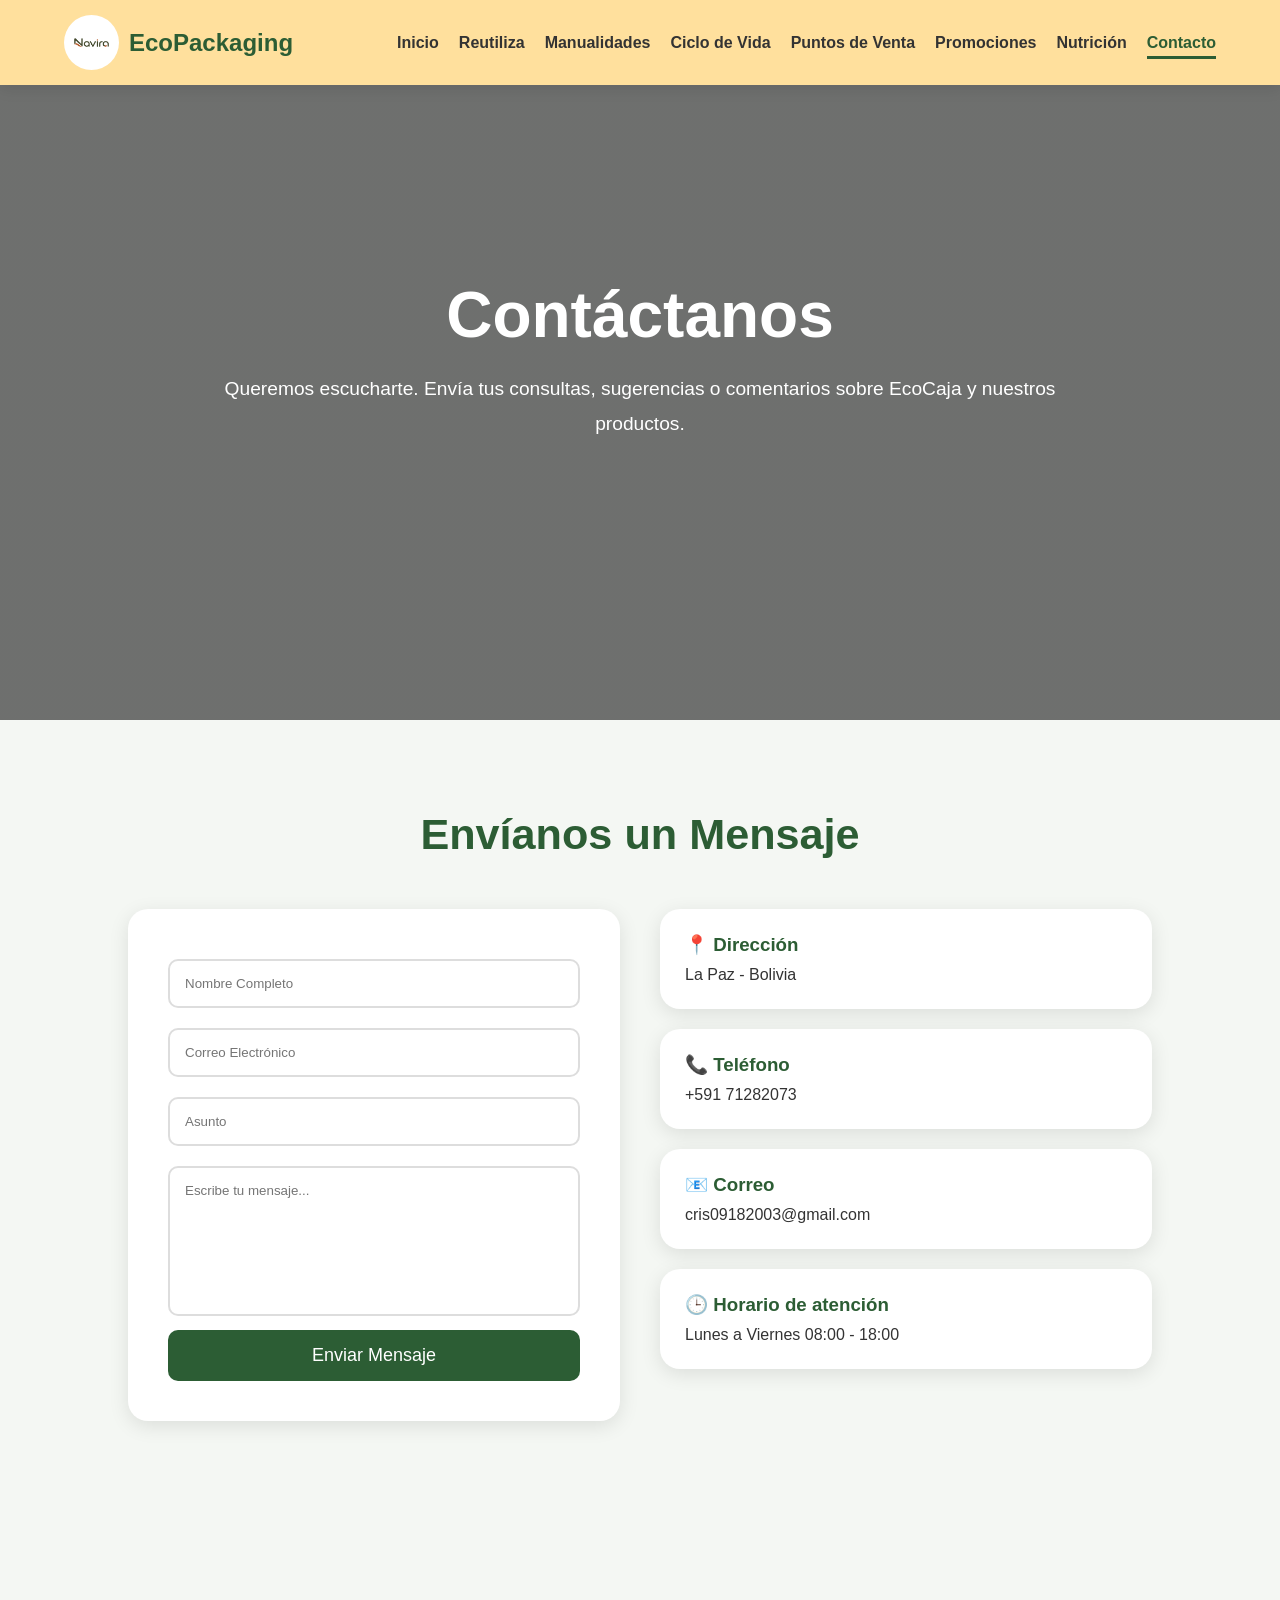
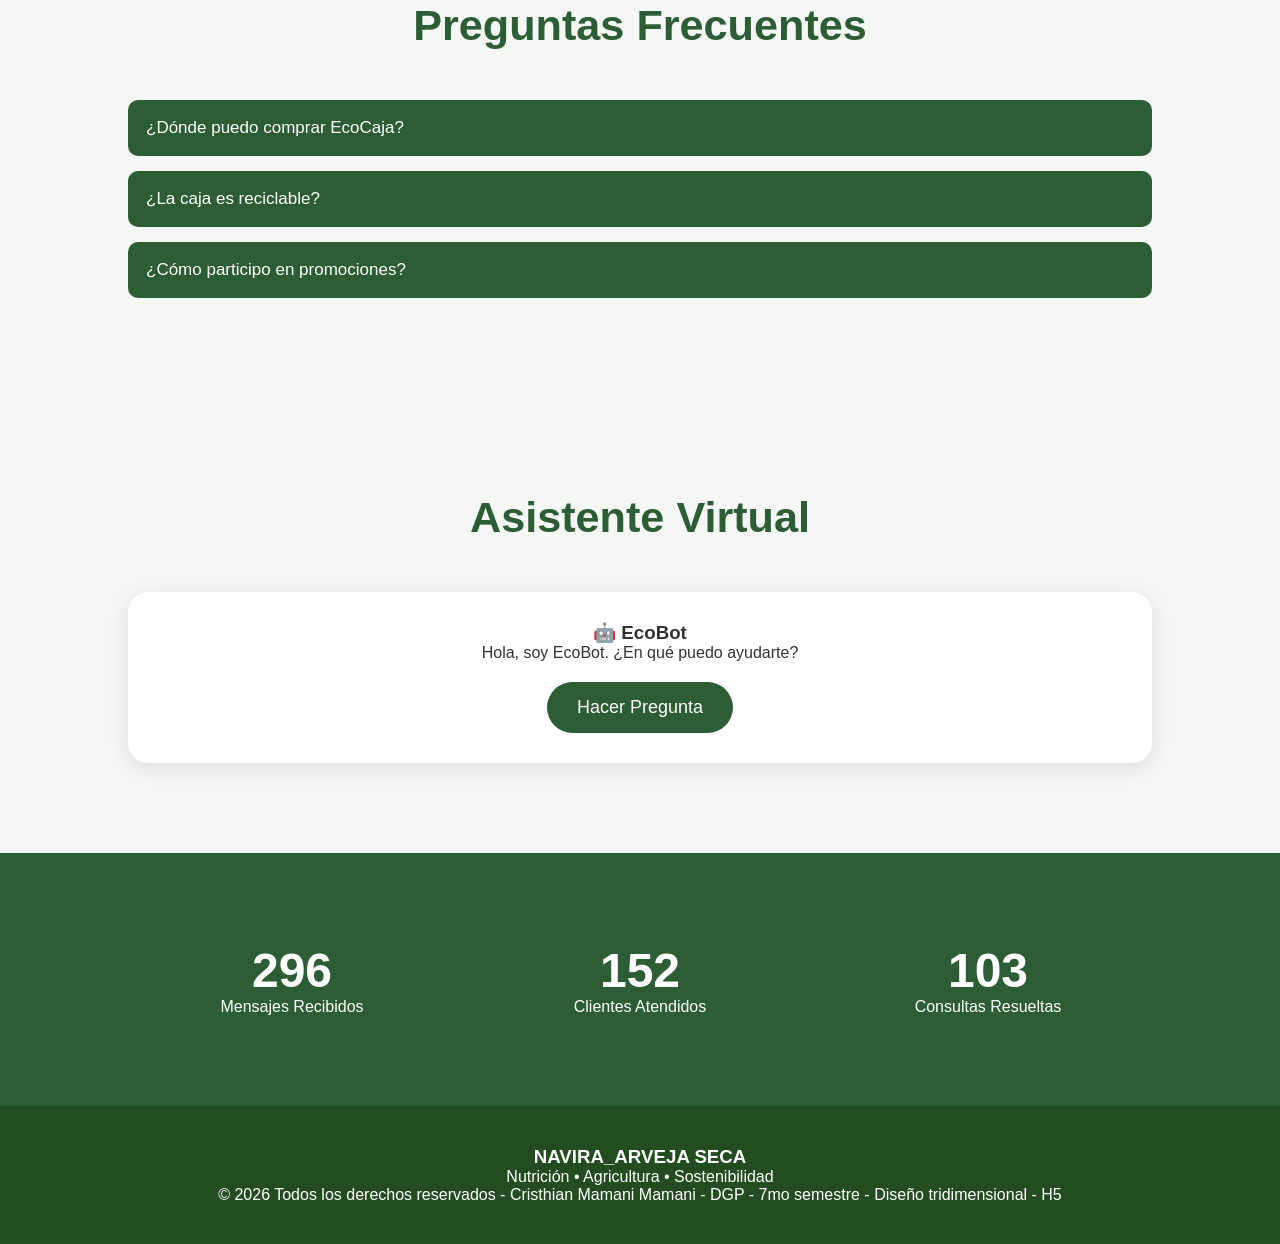
<file: contacto.html>
<!DOCTYPE html>
<html lang="es">
<head>
<meta charset="UTF-8">
<meta name="viewport" content="width=device-width, initial-scale=1.0">
<title>Contacto | EcoCaja</title>

<style>

*{
margin:0;
padding:0;
box-sizing:border-box;
font-family:'Segoe UI',sans-serif;
scroll-behavior:smooth;
}

body{
background:#f4f7f3;
color:#333;
overflow-x:hidden;
}

/* HEADER */

header{
position:fixed;
top:0;
left:0;
width:100%;
background:#ffe09d;
display:flex;
justify-content:space-between;
align-items:center;
padding:15px 5%;
box-shadow:0 3px 15px rgba(0,0,0,.1);
z-index:9999;
}

.logo{
display:flex;
align-items:center;
gap:10px;
}

.logo img{
width:55px;
height:55px;
border-radius:50%;
object-fit:cover;
}

.logo h2{
color:#2c5d34;
}

nav ul{
display:flex;
list-style:none;
gap:20px;
}

nav ul li a{
text-decoration:none;
font-weight:600;
color:#333;
transition:.3s;
}

nav ul li a:hover{
color:#2c5d34;
}

.activo{
color:#2c5d34 !important;
border-bottom:3px solid #2c5d34;
padding-bottom:5px;
}

.menu-btn{
display:none;
font-size:30px;
cursor:pointer;
}

/* HERO */

.hero{
height:80vh;
background:
linear-gradient(rgba(0,0,0,.55),rgba(0,0,0,.55)),
url("https://images.unsplash.com/photo-1516321318423-f06f85e504b3");
background-size:cover;
background-position:center;
display:flex;
justify-content:center;
align-items:center;
text-align:center;
color:white;
padding:20px;
}

.hero h1{
font-size:4rem;
margin-bottom:20px;
}

.hero p{
font-size:1.2rem;
max-width:900px;
line-height:1.8;
}

/* SECCIONES */

section{
padding:90px 10%;
}

.titulo{
text-align:center;
font-size:2.7rem;
color:#2c5d34;
margin-bottom:50px;
}

/* CONTACTO */

.contacto{
display:grid;
grid-template-columns:1fr 1fr;
gap:40px;
}

.formulario{
background:white;
padding:40px;
border-radius:20px;
box-shadow:0 5px 20px rgba(0,0,0,.1);
}

.formulario input,
.formulario textarea{

width:100%;
padding:15px;
margin:10px 0;
border:2px solid #ddd;
border-radius:10px;
outline:none;
}

.formulario textarea{
height:150px;
resize:none;
}

.formulario button{

width:100%;
padding:15px;
border:none;
background:#2c5d34;
color:white;
font-size:18px;
border-radius:10px;
cursor:pointer;
transition:.3s;
}

.formulario button:hover{
background:#1e4525;
}

/* INFO */

.info{
display:flex;
flex-direction:column;
gap:20px;
}

.card{
background:white;
padding:25px;
border-radius:20px;
box-shadow:0 5px 20px rgba(0,0,0,.1);
transition:.3s;
}

.card:hover{
transform:translateY(-8px);
}

.card h3{
color:#2c5d34;
margin-bottom:10px;
}

/* FAQ */

.faq-item{
margin-bottom:15px;
}

.faq-btn{

width:100%;
padding:18px;
background:#2c5d34;
color:white;
border:none;
text-align:left;
cursor:pointer;
font-size:17px;
border-radius:10px;
}

.faq-content{

max-height:0;
overflow:hidden;
background:white;
transition:.4s;
padding:0 15px;
border-radius:0 0 10px 10px;
}

.faq-content p{
padding:15px 0;
}

/* CHAT */

.chat-box{

background:white;
padding:30px;
border-radius:20px;
box-shadow:0 5px 20px rgba(0,0,0,.1);
text-align:center;
}

.chat-btn{

padding:15px 30px;
border:none;
background:#2c5d34;
color:white;
font-size:18px;
border-radius:30px;
cursor:pointer;
margin-top:20px;
}

/* CONTADOR */

.estadisticas{

background:#2c5d34;
color:white;
display:grid;
grid-template-columns:repeat(auto-fit,minmax(250px,1fr));
gap:20px;
text-align:center;
}

.estadisticas h2{
font-size:3rem;
}

/* FOOTER */

footer{
background:#234d20;
color:white;
text-align:center;
padding:40px;
}

/* RESPONSIVE */

@media(max-width:900px){

.menu-btn{
display:block;
}

nav ul{
display:none;
position:absolute;
top:85px;
left:0;
width:100%;
background:rgb(255, 255, 255);
flex-direction:column;
padding:20px;
text-align: center;
}

nav ul.show{
display:flex;
}

.hero h1{
font-size:2.5rem;
}

.contacto{
grid-template-columns:1fr;
}

}

</style>
</head>

<body>

<header>

<div class="logo">
<img src="logo.png" alt="Logo">
<h2>EcoPackaging</h2>
</div>

<nav>

<div class="menu-btn" onclick="toggleMenu()">☰</div>

<ul id="menu">

<li><a href="index.html">Inicio</a></li>
<li><a href="reutiliza.html">Reutiliza</a></li>
<li><a href="segundouuso.html">Manualidades</a></li>
<li><a href="ciclodevida.html">Ciclo de Vida</a></li>
<li><a href="puntosdeventa.html">Puntos de Venta</a></li>
<li><a href="promociones.html">Promociones</a></li>
<li><a href="nutrición.html">Nutrición</a></li>
<li><a class="activo" href="contacto.html">Contacto</a></li>

</ul>

</nav>

</header>

<section class="hero">

<div>

<h1>Contáctanos</h1>

<p>
Queremos escucharte. Envía tus consultas, sugerencias o comentarios sobre EcoCaja y nuestros productos.
</p>

</div>

</section>

<section>

<h2 class="titulo">Envíanos un Mensaje</h2>

<div class="contacto">

<div class="formulario">

<input type="text" placeholder="Nombre Completo">

<input type="email" placeholder="Correo Electrónico">

<input type="text" placeholder="Asunto">

<textarea placeholder="Escribe tu mensaje..."></textarea>

<button onclick="enviarMensaje()">
Enviar Mensaje
</button>

</div>

<div class="info">

<div class="card">
<h3>📍 Dirección</h3>
<p>La Paz - Bolivia</p>
</div>

<div class="card">
<h3>📞 Teléfono</h3>
<p>+591 71282073</p>
</div>

<div class="card">
<h3>📧 Correo</h3>
<p> cris09182003@gmail.com </p>
</div>

<div class="card">
<h3>🕒 Horario de atención</h3>
<p>Lunes a Viernes 08:00 - 18:00</p>
</div>

</div>

</div>

</section>

<section>

<h2 class="titulo">Preguntas Frecuentes</h2>

<div class="faq-item">

<button class="faq-btn">
¿Dónde puedo comprar EcoCaja?
</button>

<div class="faq-content">
<p>
Puedes encontrar nuestros productos en los puntos de venta autorizados.
</p>
</div>

</div>

<div class="faq-item">

<button class="faq-btn">
¿La caja es reciclable?
</button>

<div class="faq-content">
<p>
Sí, está diseñada para reutilizarse y posteriormente reciclarse.
</p>
</div>

</div>

<div class="faq-item">

<button class="faq-btn">
¿Cómo participo en promociones?
</button>

<div class="faq-content">
<p>
Ingresa a la sección promociones y registra tu código.
</p>
</div>

</div>

</section>

<section>

<h2 class="titulo">Asistente Virtual</h2>

<div class="chat-box">

<h3>🤖 EcoBot</h3>

<p id="respuesta">
Hola, soy EcoBot. ¿En qué puedo ayudarte?
</p>

<button class="chat-btn" onclick="responder()">
Hacer Pregunta
</button>

</div>

</section>

<section class="estadisticas">

<div>
<h2 id="n1">0</h2>
<p>Mensajes Recibidos</p>
</div>

<div>
<h2 id="n2">0</h2>
<p>Clientes Atendidos</p>
</div>

<div>
<h2 id="n3">0</h2>
<p>Consultas Resueltas</p>
</div>

</section>

<footer>

<h3>NAVIRA_ARVEJA SECA</h3>

<p>
Nutrición • Agricultura • Sostenibilidad
</p>

<p>
© 2026 Todos los derechos reservados - Cristhian Mamani Mamani - DGP - 7mo semestre - Diseño tridimensional - H5
</p>

</footer>

<script>

/* MENU */

function toggleMenu(){

document.getElementById("menu")
.classList.toggle("show");

}

/* FORMULARIO */

function enviarMensaje(){

alert("✅ Mensaje enviado correctamente. Gracias por contactarnos.");

}

/* FAQ */

const faq =
document.querySelectorAll(".faq-btn");

faq.forEach(btn=>{

btn.addEventListener("click",()=>{

const contenido =
btn.nextElementSibling;

if(contenido.style.maxHeight){

contenido.style.maxHeight=null;

}else{

contenido.style.maxHeight=
contenido.scrollHeight+"px";

}

});

});

/* CHAT */

const respuestas=[

"🌱 Gracias por tu interés en EcoCaja.",
"♻ Puedes revisar la sección de reciclaje.",
"📍 Consulta nuestros puntos de venta.",
"🎁 Revisa nuestras promociones actuales.",
"💚 Gracias por apoyar el cuidado del medio ambiente."

];

function responder(){

let aleatorio=
Math.floor(Math.random()*respuestas.length);

document.getElementById("respuesta")
.innerText=
respuestas[aleatorio];

}

/* CONTADORES */

function contador(id,fin,vel){

let n=0;

let x=setInterval(()=>{

n++;

document.getElementById(id)
.innerText=n;

if(n>=fin){
clearInterval(x);
}

},vel);

}

contador("n1",500,5);
contador("n2",300,10);
contador("n3",250,15);

</script>

</body>
</html>
</file>
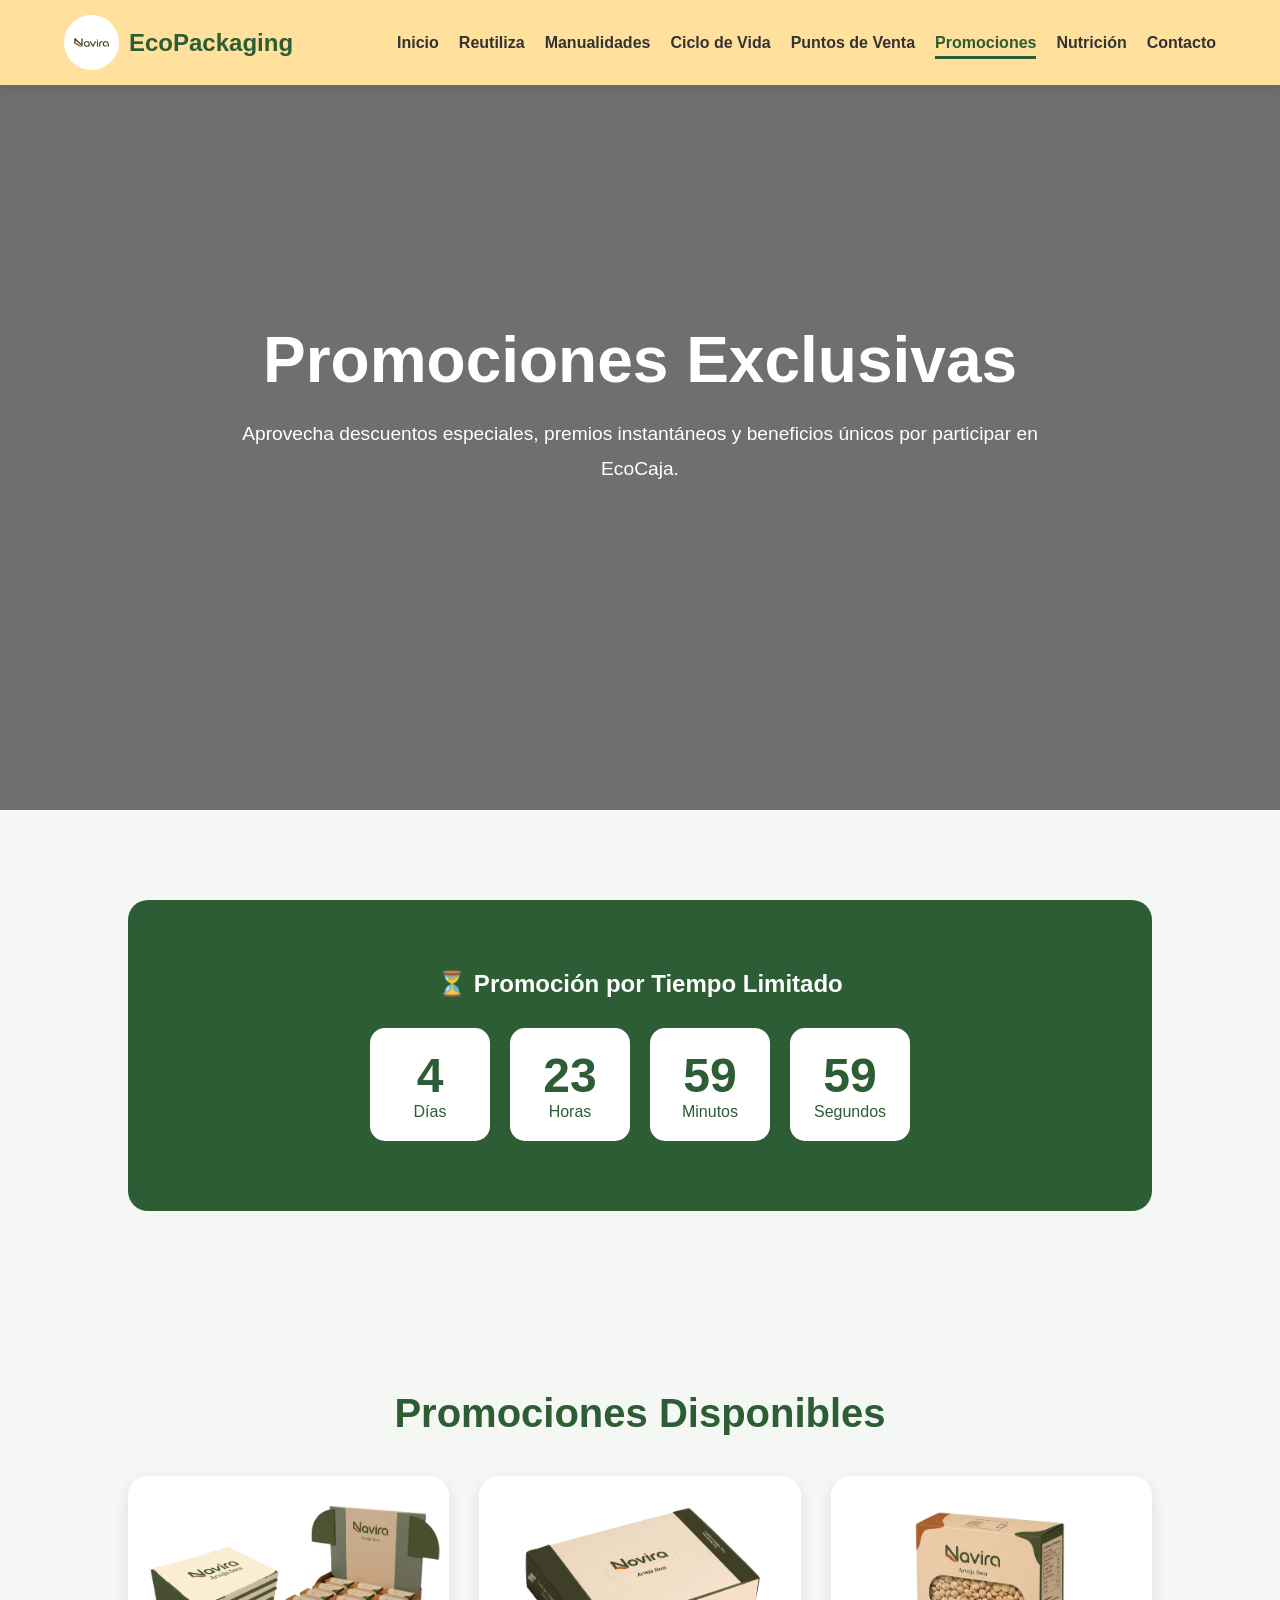
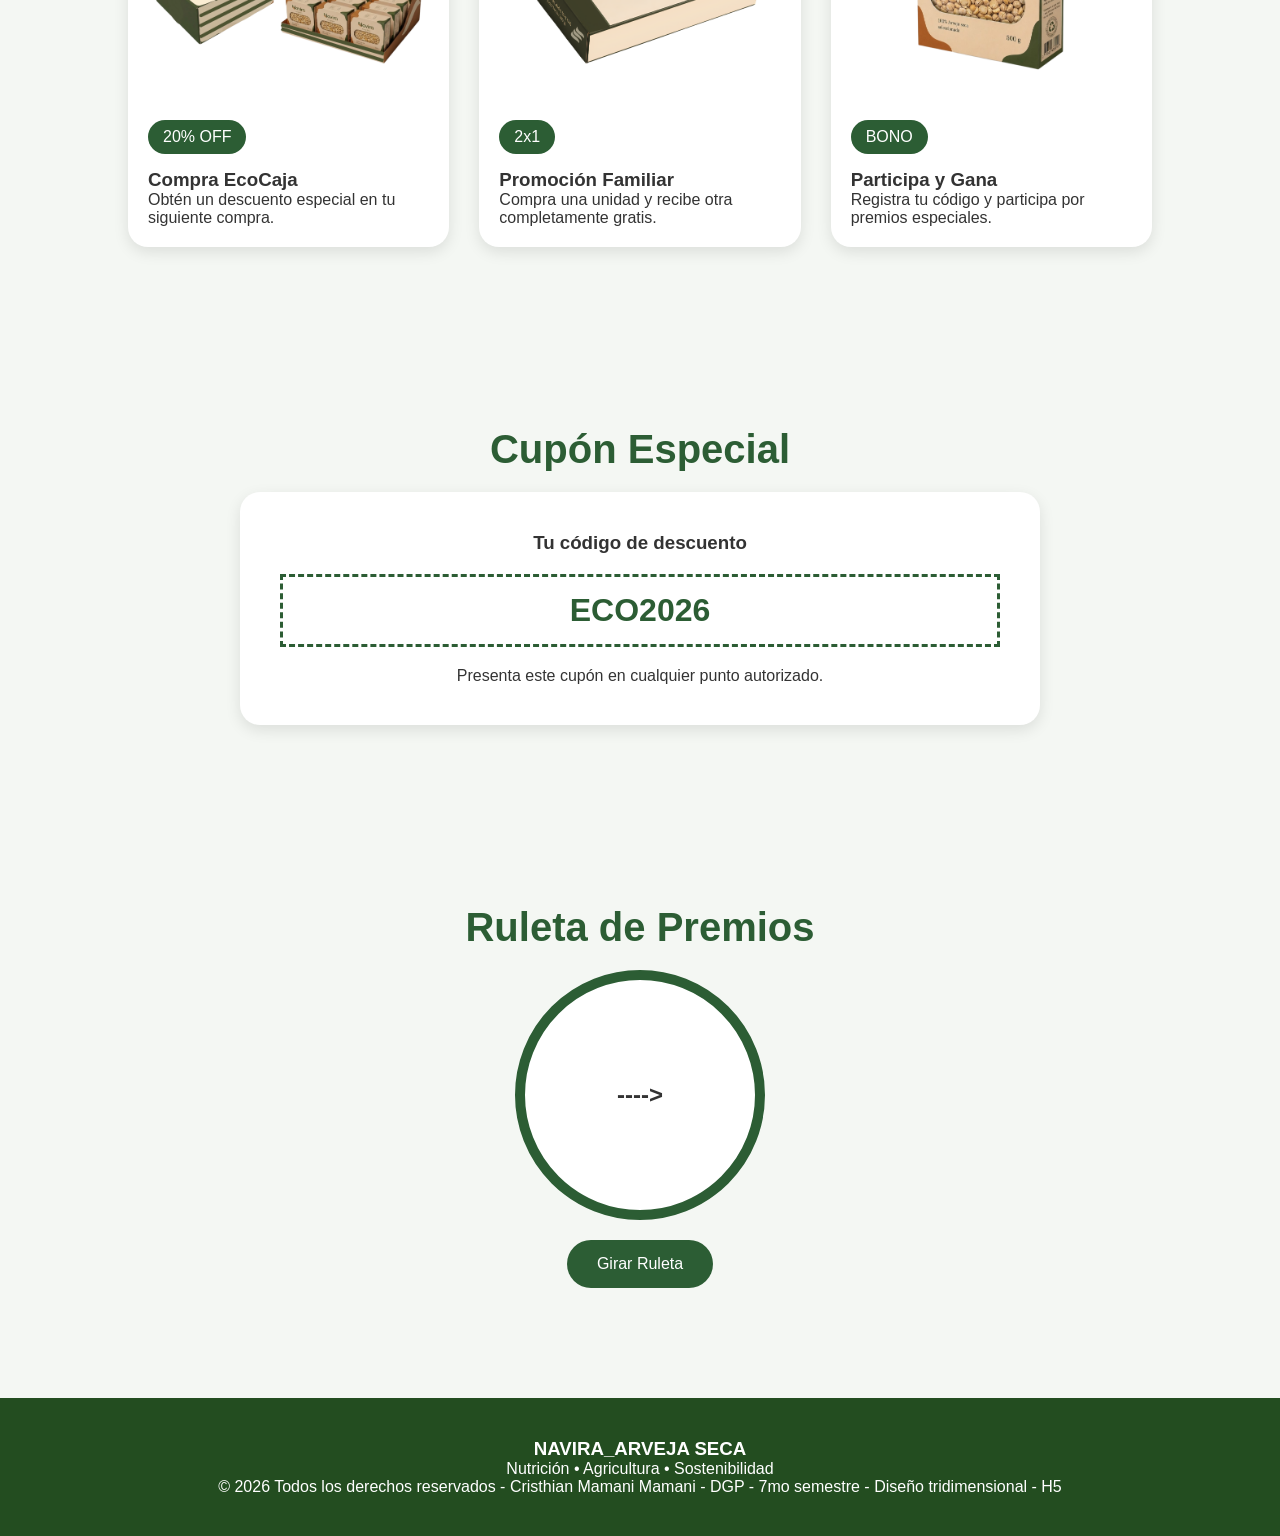
<file: promociones.html>
<!DOCTYPE html>
<html lang="es">
<head>
<meta charset="UTF-8">
<meta name="viewport" content="width=device-width, initial-scale=1.0">

<title>Promociones | EcoCaja</title>

<style>

*{
margin:0;
padding:0;
box-sizing:border-box;
font-family:'Segoe UI',sans-serif;
scroll-behavior:smooth;
}

body{
background:#f4f7f3;
color:#333;
overflow-x:hidden;
}

/* HEADER */

header{
position:fixed;
top:0;
left:0;
width:100%;
background:#ffe09d;
display:flex;
justify-content:space-between;
align-items:center;
padding:15px 5%;
box-shadow:0 3px 15px rgba(0,0,0,.1);
z-index:9999;
}

.logo{
display:flex;
align-items:center;
gap:10px;
}

.logo img{
width:55px;
height:55px;
border-radius:50%;
object-fit:cover;
}

.logo h2{
color:#2c5d34;
}

nav ul{
display:flex;
list-style:none;
gap:20px;
}

nav ul li a{
text-decoration:none;
font-weight:600;
color:#333;
transition:.3s;
}

nav ul li a:hover{
color:#2c5d34;
}

.activo{
color:#2c5d34 !important;
border-bottom:3px solid #2c5d34;
padding-bottom:5px;
}

.menu-btn{
display:none;
font-size:30px;
cursor:pointer;
}

/* HERO */

.hero{
height:90vh;
background:
linear-gradient(rgba(0,0,0,.55),rgba(0,0,0,.55)),
url("https://thumbs.dreamstime.com/b/muchas-cajas-de-cart%C3%B3n-y-un-soporte-letreros-con-la-palabra-venta-bienes-productos-precios-promociones-atractivos-grande-156157015.jpg");
background-size:cover;
background-position:center;
display:flex;
justify-content:center;
align-items:center;
text-align:center;
color:white;
padding:20px;
}

.hero h1{
font-size:4rem;
margin-bottom:20px;
animation:entrada 1s;
}

.hero p{
font-size:1.2rem;
max-width:800px;
line-height:1.8;
}

@keyframes entrada{
from{
opacity:0;
transform:translateY(-40px);
}
to{
opacity:1;
transform:translateY(0);
}
}

/* SECCIONES */

section{
padding:90px 10%;
}

.titulo{
text-align:center;
font-size:2.5rem;
margin-bottom:20px;
color:#2c5d34;
}

/* CONTADOR */

.contador{
background:#2c5d34;
color:white;
text-align:center;
padding:70px 20px;
border-radius:20px;
}

#countdown{
display:flex;
justify-content:center;
gap:20px;
flex-wrap:wrap;
margin-top:30px;
}

.tiempo{
background:white;
color:#2c5d34;
padding:20px;
border-radius:15px;
min-width:120px;
}

.tiempo h2{
font-size:3rem;
}

/* PROMOS */

.promos{
display:grid;
grid-template-columns:repeat(auto-fit,minmax(280px,1fr));
gap:30px;
margin-top:40px;
}

.promo{
background:white;
border-radius:20px;
overflow:hidden;
box-shadow:0 5px 15px rgba(0,0,0,.1);
transition:.4s;
}

.promo:hover{
transform:translateY(-10px);
}

.promo img{
width:100%;
height:220px;
object-fit:cover;
}

.info{
padding:20px;
}

.descuento{
background:#2c5d34;
color:white;
display:inline-block;
padding:8px 15px;
border-radius:30px;
margin-bottom:15px;
}

/* CUPON */

.cupon{
background:white;
padding:40px;
border-radius:20px;
box-shadow:0 5px 15px rgba(0,0,0,.1);
text-align:center;
max-width:800px;
margin:auto;
}

.codigo{
font-size:2rem;
font-weight:bold;
color:#2c5d34;
padding:15px;
border:3px dashed #2c5d34;
margin:20px 0;
}

/* RULETA */

.ruleta-box{
text-align:center;
}

.ruleta{
width:250px;
height:250px;
border-radius:50%;
border:10px solid #2c5d34;
margin:auto;
display:flex;
justify-content:center;
align-items:center;
font-size:24px;
font-weight:bold;
background:white;
transition:4s;
}

button{
padding:15px 30px;
margin-top:20px;
border:none;
background:#2c5d34;
color:white;
border-radius:30px;
cursor:pointer;
font-size:16px;
}

/* FOOTER */

footer{
background:#234d20;
color:white;
text-align:center;
padding:40px;
}

/* RESPONSIVE */

@media(max-width:900px){

.menu-btn{
display:block;
}

nav ul{
display:none;
position:absolute;
top:85px;
left:0;
width:100%;
background:white;
flex-direction:column;
padding:20px;
text-align: center;
}

nav ul.show{
display:flex;
}

.hero h1{
font-size:2.5rem;
}

}

</style>
</head>

<body>

<header>

<div class="logo">
<img src="logo.png" alt="Logo">
<h2>EcoPackaging</h2>
</div>

<nav>

<div class="menu-btn" onclick="toggleMenu()">☰</div>

<ul id="menu">

<li><a href="index.html">Inicio</a></li>
<li><a href="reutiliza.html">Reutiliza</a></li>
<li><a href="segundouuso.html">Manualidades</a></li>
<li><a href="ciclodevida.html">Ciclo de Vida</a></li>
<li><a href="puntosdeventa.html">Puntos de Venta</a></li>
<li><a class="activo" href="promociones.html">Promociones</a></li>
<li><a href="nutrición.html">Nutrición</a></li>
<li><a href="contacto.html">Contacto</a></li>

</ul>

</nav>

</header>

<section class="hero">

<div>

<h1>Promociones Exclusivas</h1>

<p>
Aprovecha descuentos especiales, premios instantáneos y beneficios únicos por participar en EcoCaja.
</p>

</div>

</section>

<section>

<div class="contador">

<h2>⏳ Promoción por Tiempo Limitado</h2>

<div id="countdown">

<div class="tiempo">
<h2 id="dias">00</h2>
<p>Días</p>
</div>

<div class="tiempo">
<h2 id="horas">00</h2>
<p>Horas</p>
</div>

<div class="tiempo">
<h2 id="minutos">00</h2>
<p>Minutos</p>
</div>

<div class="tiempo">
<h2 id="segundos">00</h2>
<p>Segundos</p>
</div>

</div>

</div>

</section>

<section>

<h2 class="titulo">Promociones Disponibles</h2>

<div class="promos">

<div class="promo">

<img src="5.png">

<div class="info">

<div class="descuento">
20% OFF
</div>

<h3>Compra EcoCaja</h3>

<p>
Obtén un descuento especial en tu siguiente compra.
</p>

</div>

</div>

<div class="promo">

<img src="7.png">

<div class="info">

<div class="descuento">
2x1
</div>

<h3> Promoción Familiar </h3>

<p>
Compra una unidad y recibe otra completamente gratis.
</p>

</div>

</div>

<div class="promo">

<img src="6.png">

<div class="info">

<div class="descuento">
BONO
</div>

<h3>Participa y Gana</h3>

<p>
Registra tu código y participa por premios especiales.
</p>

</div>

</div>

</div>

</section>

<section>

<h2 class="titulo">Cupón Especial</h2>

<div class="cupon">

<h3>Tu código de descuento</h3>

<div class="codigo">
ECO2026
</div>

<p>
Presenta este cupón en cualquier punto autorizado.
</p>

</div>

</section>

<section>

<h2 class="titulo">Ruleta de Premios</h2>

<div class="ruleta-box">

<div class="ruleta" id="ruleta">
---->
</div>

<button onclick="girarRuleta()">
Girar Ruleta
</button>

<h3 id="premio" style="margin-top:20px;"></h3>

</div>

</section>

<footer>

<h3>NAVIRA_ARVEJA SECA</h3>

<p>
Nutrición • Agricultura • Sostenibilidad
</p>

<p>
© 2026 Todos los derechos reservados - Cristhian Mamani Mamani - DGP - 7mo semestre - Diseño tridimensional - H5
</p>

</footer>

<script>

/* MENU */

function toggleMenu(){

document.getElementById("menu")
.classList.toggle("show");

}

/* CUENTA REGRESIVA */

const fechaFinal =
new Date().getTime() + (5*24*60*60*1000);

setInterval(()=>{

let ahora = new Date().getTime();

let distancia = fechaFinal - ahora;

let dias =
Math.floor(distancia/(1000*60*60*24));

let horas =
Math.floor((distancia%(1000*60*60*24))/(1000*60*60));

let minutos =
Math.floor((distancia%(1000*60*60))/(1000*60));

let segundos =
Math.floor((distancia%(1000*60))/1000);

document.getElementById("dias").innerText=dias;
document.getElementById("horas").innerText=horas;
document.getElementById("minutos").innerText=minutos;
document.getElementById("segundos").innerText=segundos;

},1000);

/* RULETA */

const premios=[

"🎉 10% de descuento",
"🎁 Producto Gratis",
"🎊 Cupón Especial",
"🏆 Participación Extra",
"⭐ 20% de descuento",
"🎈 Premio Sorpresa"

];

function girarRuleta(){

let ruleta =
document.getElementById("ruleta");

let premio =
premios[Math.floor(Math.random()*premios.length)];

let giro =
3600 + Math.floor(Math.random()*720);

ruleta.style.transform =
"rotate("+giro+"deg)";

setTimeout(()=>{

document.getElementById("premio")
.innerHTML =
"Ganaste: <br><br>"+premio;

},4000);

}

</script>

</body>
</html>
</file>
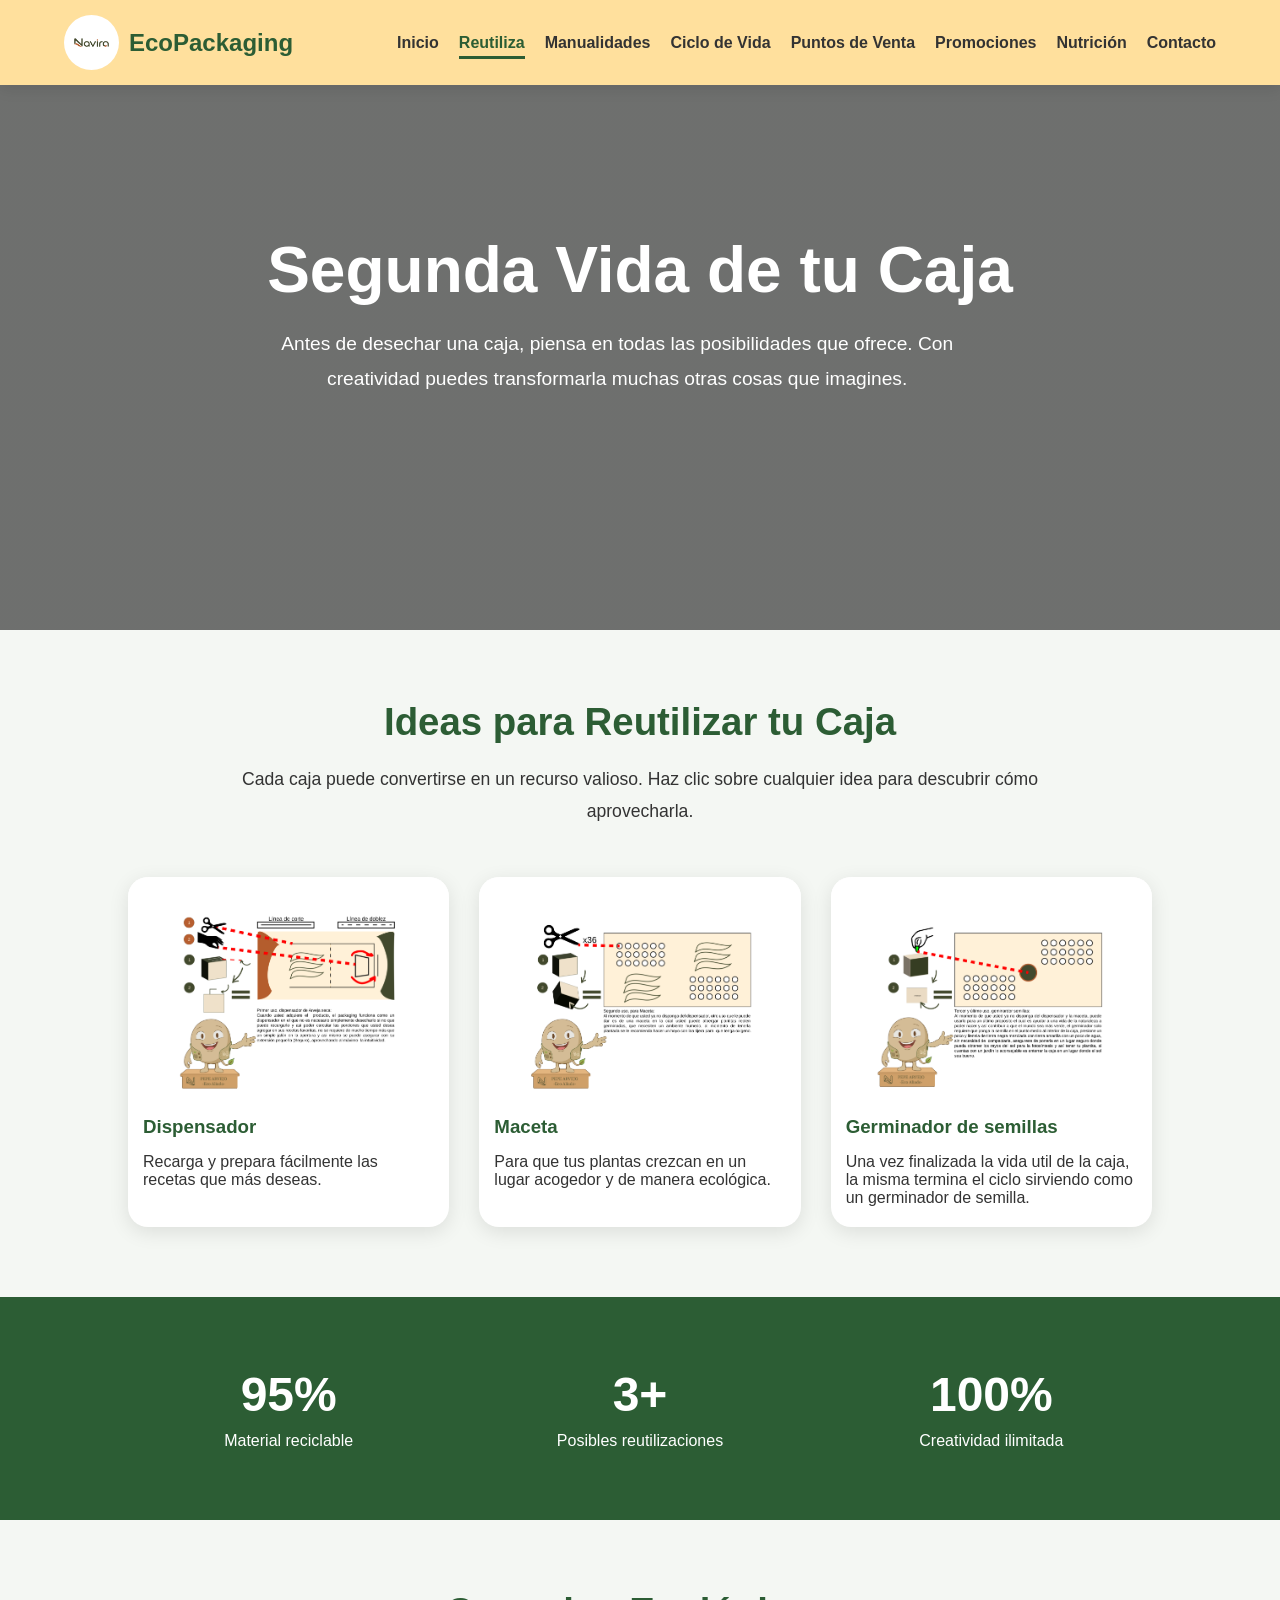
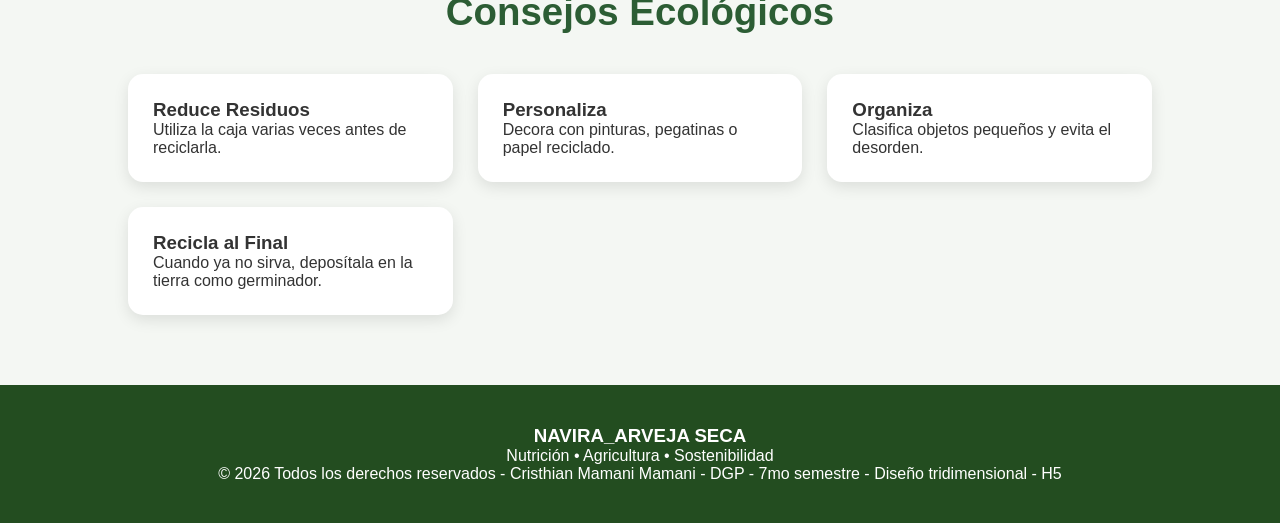
<file: reutiliza.html>
<!DOCTYPE html>
<html lang="es">

<head>
<meta charset="UTF-8">
<meta name="viewport" content="width=device-width, initial-scale=1.0">

<title>Reutiliza tu Caja</title>

<style>

*{
margin:0;
padding:0;
box-sizing:border-box;
font-family:'Segoe UI',sans-serif;
scroll-behavior:smooth;
}

body{
background:#f4f7f3;
color:#333;
overflow-x:hidden;
}

/* HEADER */

header{
position:fixed;
top:0;
left:0;
width:100%;
background:#ffe09d;
display:flex;
justify-content:space-between;
align-items:center;
padding:15px 5%;
box-shadow:0 3px 15px rgba(0,0,0,.1);
z-index:9999;
}

.logo{
display:flex;
align-items:center;
gap:10px;
}

.logo img{
width:55px;
height:55px;
border-radius:50%;
object-fit:cover;
}

.logo h2{
color:#2c5d34;
}

nav ul{
display:flex;
list-style:none;
gap:20px;
}

nav ul li a{
text-decoration:none;
font-weight:600;
color:#333;
transition:.3s;
}

nav ul li a:hover{
color:#2c5d34;
}

.activo{
color:#2c5d34 !important;
border-bottom:3px solid #2c5d34;
padding-bottom:5px;
}

.menu-btn{
display:none;
font-size:30px;
cursor:pointer;
}

/* HERO */

.hero{
height:70vh;
background:
linear-gradient(rgba(0,0,0,.55),rgba(0,0,0,.55)),
url("https://images.unsplash.com/photo-1586528116311-ad8dd3c8310d");
background-size:cover;
background-position:center;
display:flex;
justify-content:center;
align-items:center;
text-align:center;
color:white;
padding:20px;
}

.hero-content h1{
font-size:4rem;
margin-bottom:20px;

}

.hero-content p{
max-width:700px;
font-size:1.2rem;
line-height:1.8;

}

/* SECCIONES */

section{
padding:70px 10%;
}

.titulo{
text-align:center;
font-size:2.4rem;
color:#2c5d34;
margin-bottom:20px;
}

.descripcion{
text-align:center;
max-width:900px;
margin:auto;
line-height:1.8;
font-size:1.1rem;
}

/* GALERIA */

.galeria{
margin-top:50px;
display:grid;
grid-template-columns:repeat(auto-fit,minmax(280px,1fr));
gap:30px;
}

.tarjeta{
background:white;
border-radius:20px;
overflow:hidden;
box-shadow:0 5px 20px rgba(0,0,0,.1);
cursor:pointer;
transition:.4s;
}

.tarjeta:hover{
transform:translateY(-8px);
}

.tarjeta img{
width:100%;
height:220px;
object-fit:cover;
}

.tarjeta h3{
padding:15px;
color:#2c5d34;
}

.tarjeta p{
padding:0 15px 20px;
}

/* ESTADISTICAS */

.estadisticas{
background:#2c5d34;
color:white;
display:grid;
grid-template-columns:repeat(auto-fit,minmax(200px,1fr));
gap:30px;
text-align:center;
}

.numero{
font-size:3rem;
font-weight:bold;
margin-bottom:10px;
}

/* CONSEJOS */

.consejos{
display:grid;
grid-template-columns:repeat(auto-fit,minmax(250px,1fr));
gap:25px;
margin-top:40px;
}

.tip{
background:white;
padding:25px;
border-radius:15px;
box-shadow:0 5px 15px rgba(0,0,0,.1);
}

/* MODAL */

.modal{
display:none;
position:fixed;
width:100%;
height:100%;
left:0;
top:0;
background:rgba(0,0,0,.8);
justify-content:center;
align-items:center;
z-index:999;
}

.modal-content{
background:white;
width:90%;
max-width:800px;
border-radius:20px;
overflow:hidden;
animation:zoom .4s;
}

.modal-content img{
    width:100%;
    max-height:80vh;
    object-fit:contain;
}

.modal-text{
padding:25px;
}

.cerrar{
position:absolute;
top:20px;
right:30px;
font-size:40px;
color:white;
cursor:pointer;
}

@keyframes zoom{
from{
transform:scale(.7);
opacity:0;
}
to{
transform:scale(1);
opacity:1;
}
}

/* FOOTER */

footer{
background:#234d20;
color:white;
text-align:center;
padding:40px;
}

/* RESPONSIVE */

@media(max-width:768px){

.menu-btn{
display:block;
}

nav ul{
display:none;
flex-direction:column;
position:absolute;
top:85px;
right:0;
width:100%;
background:white;
padding:20px 0;
text-align: center;
}

nav ul.active{
display:flex;
}

nav ul li{
text-align:center;
padding:10px 0;
}

.hero-content h1{
font-size:2.5rem;
}

.hero{
height:60vh;
}

.modal-content img{
height:250px;
}

}
</style>
</head>

<body>
<header>

<div class="logo">
<img src="logo.png" alt="Logo">
<h2>EcoPackaging</h2>
</div>

<nav>

<div class="menu-btn" onclick="toggleMenu()">☰</div>

<ul id="menu">

<li><a href="index.html">Inicio</a></li>
<li><a class="activo" href="reutiliza.html">Reutiliza</a></li>
<li><a href="segundouuso.html">Manualidades</a></li>
<li><a href="ciclodevida.html">Ciclo de Vida</a></li>
<li><a href="puntosdeventa.html">Puntos de Venta</a></li>
<li><a href="promociones.html">Promociones</a></li>
<li><a href="nutrición.html">Nutrición</a></li>
<li><a href="contacto.html">Contacto</a></li>

</ul>

</nav>

</header>
<section class="hero">

<div class="hero-content">
<h1>Segunda Vida de tu Caja</h1>

<p>
Antes de desechar una caja, piensa en todas las posibilidades que ofrece.
Con creatividad puedes transformarla muchas otras cosas que imagines.
</p>

</div>

</section>

<section>

<h2 class="titulo">Ideas para Reutilizar tu Caja</h2>

<p class="descripcion">
Cada caja puede convertirse en un recurso valioso. Haz clic sobre cualquier idea para descubrir cómo aprovecharla.
</p>

<div class="galeria">

<div class="tarjeta"
onclick="abrirModal(
'Dispensador',
'3.png',
'Con el Dispensador controlar las porciones y poder tener el producto listo para su uso nunca fue tan fácil. '
)">
<img src="3.png">
<h3>Dispensador</h3>
<p>Recarga y prepara fácilmente las recetas que más deseas.
</p>
</div>

<div class="tarjeta"
onclick="abrirModal(
'Maceta para plantas germinadas',
'4.png',
'Haz que las plantas bebes puedan crecer bien, siguiendo las instrucciones.'
)">
<img src="4.png">
<h3>Maceta</h3>
<p>Para que tus plantas crezcan en un lugar acogedor y de manera ecológica.</p>
</div>

<div class="tarjeta"
onclick="abrirModal(
'Germinador de semillas',
'1.png',
'Ideal para ayudar a que una plantita nazca.'
)">
<img src="1.png">
<h3>Germinador de semillas</h3>
<p>Una vez finalizada la vida util de la caja, la misma termina el ciclo sirviendo 
    como un germinador de semilla. </p>

</div>



</section>

<section class="estadisticas">

<div>
<div class="numero">95%</div>
<p>Material reciclable</p>
</div>

<div>
<div class="numero">3+</div>
<p>Posibles reutilizaciones</p>
</div>

<div>
<div class="numero">100%</div>
<p>Creatividad ilimitada</p>
</div>

</section>

<section>

<h2 class="titulo">Consejos Ecológicos</h2>

<div class="consejos">

<div class="tip">
<h3>Reduce Residuos</h3>
<p>Utiliza la caja varias veces antes de reciclarla.</p>
</div>

<div class="tip">
<h3>Personaliza</h3>
<p>Decora con pinturas, pegatinas o papel reciclado.</p>
</div>

<div class="tip">
<h3>Organiza</h3>
<p>Clasifica objetos pequeños y evita el desorden.</p>
</div>

<div class="tip">
<h3>Recicla al Final</h3>
<p>Cuando ya no sirva, deposítala en la tierra como germinador.</p>
</div>

</div>

</section>

<footer>

<h3>NAVIRA_ARVEJA SECA</h3>

<p>
Nutrición • Agricultura • Sostenibilidad
</p>

<p>
© 2026 Todos los derechos reservados - Cristhian Mamani Mamani - DGP - 7mo semestre - Diseño tridimensional - H5
</p>

</footer>

<div class="modal" id="modal">

<span class="cerrar" onclick="cerrarModal()">&times;</span>

<div class="modal-content">

<img id="modalImg">

<div class="modal-text">

<h2 id="modalTitulo"></h2>

<br>

<p id="modalTexto"></p>

</div>

</div>

</div>

<script>
    
function abrirModal(titulo,img,texto){

document.getElementById("modal").style.display="flex";
document.getElementById("modalTitulo").innerHTML=titulo;
document.getElementById("modalImg").src=img;
document.getElementById("modalTexto").innerHTML=texto;

}

function cerrarModal(){
document.getElementById("modal").style.display="none";
}


function toggleMenu(){
document.getElementById("menu").classList.toggle("active");
}



window.onclick=function(e){

let modal=document.getElementById("modal");

if(e.target==modal){
modal.style.display="none";
}

}

</script>

</body>
</html>
</file>
